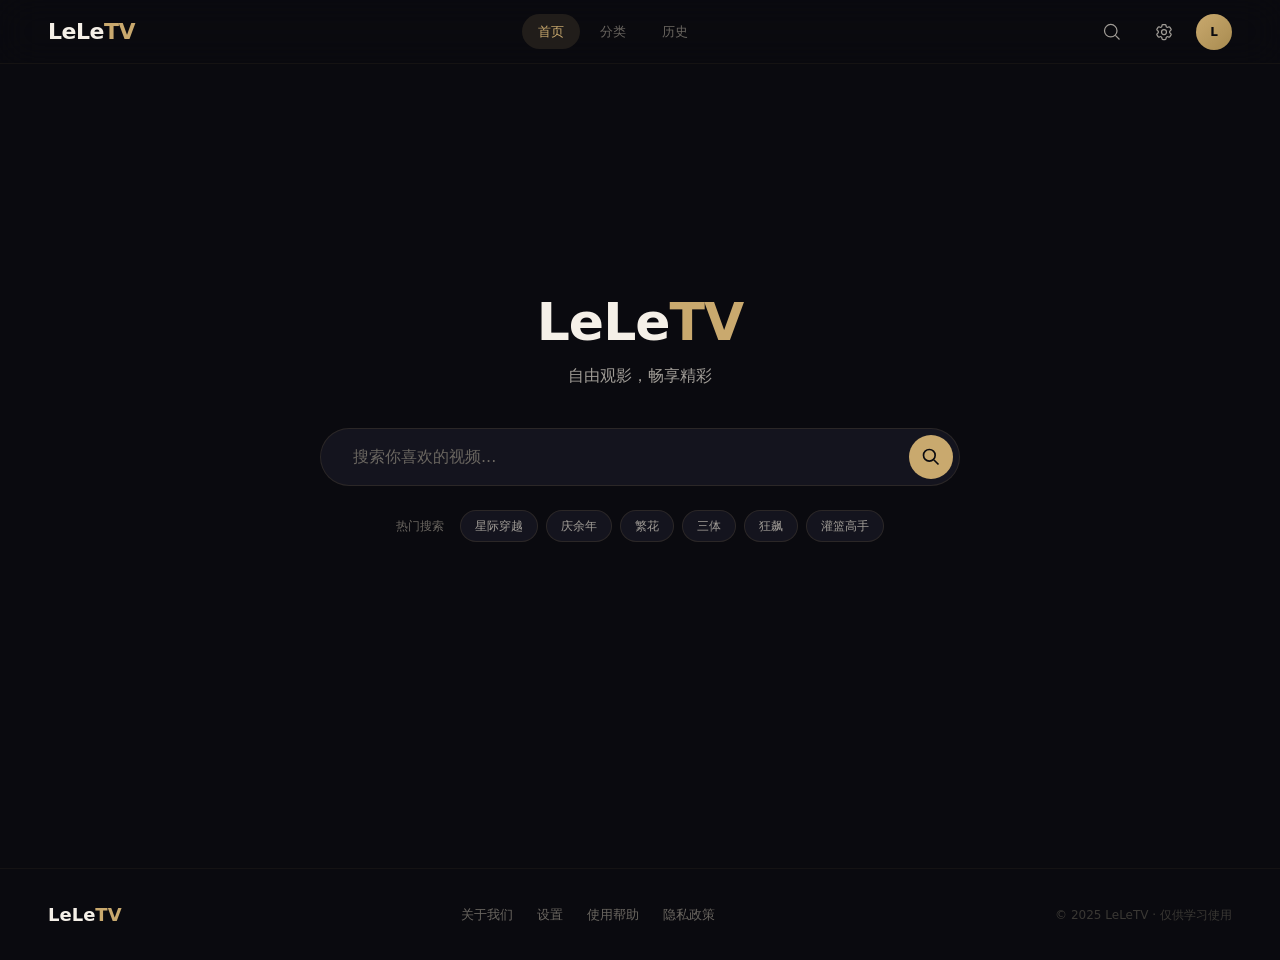
<file: design-preview/cinephile/index.html>
<!DOCTYPE html>
<html lang="zh">
<head>
<meta charset="UTF-8">
<meta name="viewport" content="width=device-width, initial-scale=1.0, viewport-fit=cover">
<title>LeLeTV — 首页</title>
<link rel="stylesheet" href="design-system.css">
</head>
<body>
<div class="page-wrapper">
  <!-- 导航 -->
  <nav class="navbar" id="navbar">
    <a href="index.html" class="nav-logo">LeLe<span>TV</span></a>
    <div class="nav-links">
      <a href="index.html" class="nav-link active">首页</a>
      <a href="category.html" class="nav-link">分类</a>
      <a href="history.html" class="nav-link">历史</a>
    </div>
    <div class="nav-actions">
      <a href="search.html" class="nav-icon-btn" title="搜索">
        <svg fill="none" stroke="currentColor" viewBox="0 0 24 24" stroke-width="1.5"><path d="M21 21l-5.197-5.197m0 0A7.5 7.5 0 105.196 5.196a7.5 7.5 0 0010.607 10.607z"/></svg>
      </a>
      <a href="settings.html" class="nav-icon-btn" title="设置">
        <svg fill="none" stroke="currentColor" viewBox="0 0 24 24" stroke-width="1.5"><path d="M9.594 3.94c.09-.542.56-.94 1.11-.94h2.593c.55 0 1.02.398 1.11.94l.213 1.281c.063.374.313.686.645.87.074.04.147.083.22.127.324.196.72.257 1.075.124l1.217-.456a1.125 1.125 0 011.37.49l1.296 2.247a1.125 1.125 0 01-.26 1.431l-1.003.827c-.293.24-.438.613-.431.992a6.759 6.759 0 010 .255c-.007.378.138.75.43.99l1.005.828c.424.35.534.954.26 1.43l-1.298 2.247a1.125 1.125 0 01-1.369.491l-1.217-.456c-.355-.133-.75-.072-1.076.124a6.57 6.57 0 01-.22.128c-.331.183-.581.495-.644.869l-.213 1.28c-.09.543-.56.941-1.11.941h-2.594c-.55 0-1.02-.398-1.11-.94l-.213-1.281c-.062-.374-.312-.686-.644-.87a6.52 6.52 0 01-.22-.127c-.325-.196-.72-.257-1.076-.124l-1.217.456a1.125 1.125 0 01-1.369-.49l-1.297-2.247a1.125 1.125 0 01.26-1.431l1.004-.827c.292-.24.437-.613.43-.992a6.932 6.932 0 010-.255c.007-.378-.138-.75-.43-.99l-1.004-.828a1.125 1.125 0 01-.26-1.43l1.297-2.247a1.125 1.125 0 011.37-.491l1.216.456c.356.133.751.072 1.076-.124.072-.044.146-.087.22-.128.332-.183.582-.495.644-.869l.214-1.281z"/><path d="M15 12a3 3 0 11-6 0 3 3 0 016 0z"/></svg>
      </a>
      <a href="about.html" class="nav-avatar" title="关于">L</a>
    </div>
    <div class="nav-toggle" id="navToggle" onclick="toggleMenu()">
      <span></span><span></span><span></span>
    </div>
  </nav>
  <div class="mobile-menu" id="mobileMenu">
    <a href="index.html" class="nav-link active">首页</a>
    <a href="category.html" class="nav-link">分类浏览</a>
    <a href="history.html" class="nav-link">观看历史</a>
    <a href="search.html" class="nav-link">搜索</a>
    <a href="settings.html" class="nav-link">设置</a>
    <a href="about.html" class="nav-link">关于</a>
  </div>

  <!-- 搜索中心首页 -->
  <div class="search-home">
    <h1 class="search-home-title">LeLe<span>TV</span></h1>
    <p class="search-home-subtitle">自由观影，畅享精彩</p>

    <div class="home-search-bar">
      <input type="text" placeholder="搜索你喜欢的视频..." onclick="location.href='search.html'">
      <div class="home-search-btn" onclick="location.href='search.html'">
        <svg width="20" height="20" fill="none" stroke="currentColor" viewBox="0 0 24 24" stroke-width="2"><path d="M21 21l-6-6m2-5a7 7 0 11-14 0 7 7 0 0114 0z"/></svg>
      </div>
    </div>

    <div class="home-hot-tags">
      <span class="label">热门搜索</span>
      <span class="tag">星际穿越</span>
      <span class="tag">庆余年</span>
      <span class="tag">繁花</span>
      <span class="tag">三体</span>
      <span class="tag">狂飙</span>
      <span class="tag">灌篮高手</span>
    </div>
  </div>

  <!-- 页脚 -->
  <footer class="footer">
    <div class="footer-inner">
      <div class="footer-logo">LeLe<span>TV</span></div>
      <div class="footer-links">
        <a href="about.html">关于我们</a>
        <a href="settings.html">设置</a>
        <a href="#">使用帮助</a>
        <a href="#">隐私政策</a>
      </div>
      <div class="footer-copy">© 2025 LeLeTV · 仅供学习使用</div>
    </div>
  </footer>
</div>

<script>
window.addEventListener('scroll', () => {
  document.getElementById('navbar').classList.toggle('scrolled', window.scrollY > 20);
});
function toggleMenu() {
  document.getElementById('mobileMenu').classList.toggle('open');
}
</script>
</body>
</html>
</file>
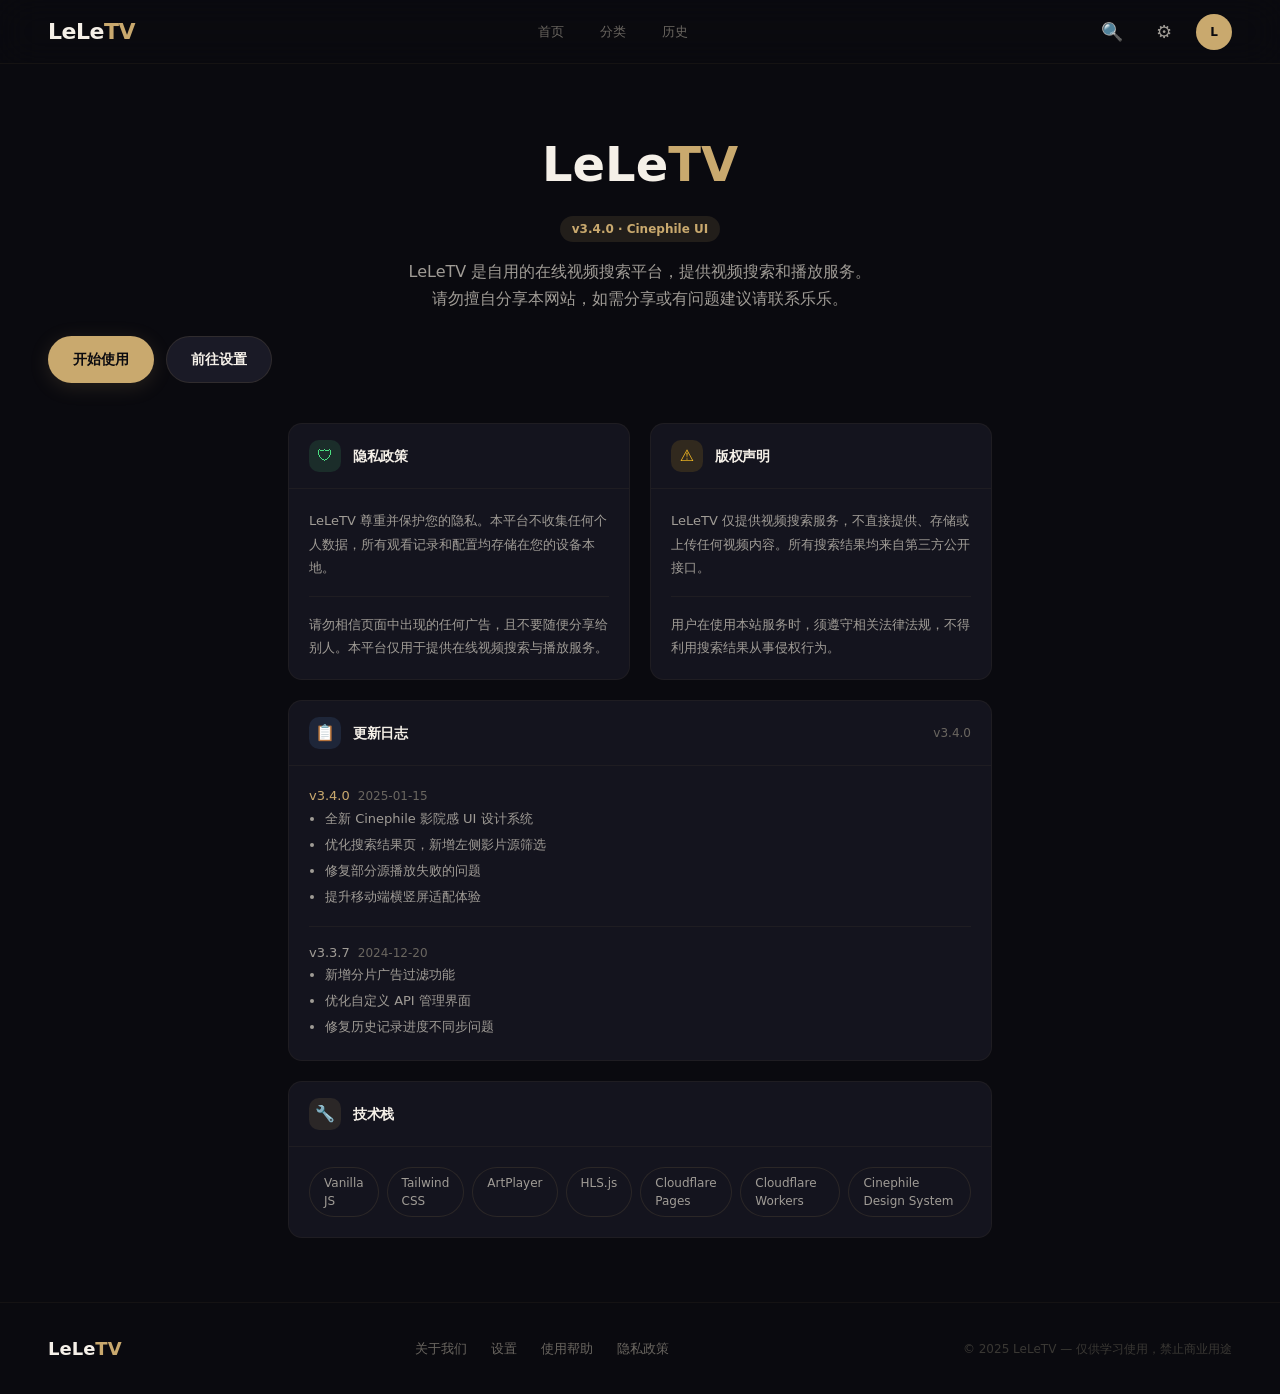
<file: design-preview/cinephile/about.html>
<!DOCTYPE html>
<html lang="zh">
<head>
<meta charset="UTF-8">
<meta name="viewport" content="width=device-width, initial-scale=1.0, viewport-fit=cover">
<title>LeLeTV — 关于</title>
<link rel="stylesheet" href="design-system.css">
</head>
<body>
<div class="page-wrapper">
  <nav class="navbar" id="navbar">
    <a href="index.html" class="nav-logo">LeLe<span>TV</span></a>
    <div class="nav-links">
      <a href="index.html" class="nav-link">首页</a>
      <a href="category.html" class="nav-link">分类</a>
      <a href="history.html" class="nav-link">历史</a>
    </div>
    <div class="nav-actions">
      <a href="search.html" class="nav-icon-btn" title="搜索">🔍</a>
      <a href="settings.html" class="nav-icon-btn" title="设置">⚙</a>
      <a href="about.html" class="nav-avatar" style="background:var(--primary);color:var(--text-inverse)">L</a>
    </div>
    <div class="nav-toggle" onclick="toggleMenu()"><span></span><span></span><span></span></div>
  </nav>
  <div class="mobile-menu" id="mobileMenu">
    <a href="index.html" class="nav-link">首页</a>
    <a href="category.html" class="nav-link">分类浏览</a>
    <a href="history.html" class="nav-link">观看历史</a>
    <a href="search.html" class="nav-link">搜索</a>
    <a href="settings.html" class="nav-link">设置</a>
    <a href="about.html" class="nav-link active">关于</a>
  </div>

  <div class="page-content">
    <div class="about-hero">
      <div class="about-logo">LeLe<span>TV</span></div>
      <div class="about-version">v3.4.0 · Cinephile UI</div>
      <p class="about-desc">
        LeLeTV 是自用的在线视频搜索平台，提供视频搜索和播放服务。<br>
        请勿擅自分享本网站，如需分享或有问题建议请联系乐乐。
      </p>
      <div class="flex gap-3 justify-center mt-6">
        <a href="index.html" class="btn btn-primary">开始使用</a>
        <a href="settings.html" class="btn btn-secondary">前往设置</a>
      </div>
    </div>

    <div class="settings-page" style="padding-top:0">
      <div class="dash-grid">
        <!-- 隐私政策 -->
        <div class="dash-card">
          <div class="dash-card-header">
            <div class="dash-card-icon" style="background:rgba(74,222,128,0.12);color:var(--success)">🛡</div>
            <h3 class="dash-card-title">隐私政策</h3>
          </div>
          <div class="dash-card-body">
            <p class="text-sm text-muted" style="line-height:1.8">
              LeLeTV 尊重并保护您的隐私。本平台不收集任何个人数据，所有观看记录和配置均存储在您的设备本地。
            </p>
            <div style="height:1px;background:var(--border-subtle);margin:16px 0"></div>
            <p class="text-sm text-muted" style="line-height:1.8">
              请勿相信页面中出现的任何广告，且不要随便分享给别人。本平台仅用于提供在线视频搜索与播放服务。
            </p>
          </div>
        </div>

        <!-- 版权声明 -->
        <div class="dash-card">
          <div class="dash-card-header">
            <div class="dash-card-icon" style="background:rgba(251,191,36,0.12);color:var(--warning)">⚠</div>
            <h3 class="dash-card-title">版权声明</h3>
          </div>
          <div class="dash-card-body">
            <p class="text-sm text-muted" style="line-height:1.8">
              LeLeTV 仅提供视频搜索服务，不直接提供、存储或上传任何视频内容。所有搜索结果均来自第三方公开接口。
            </p>
            <div style="height:1px;background:var(--border-subtle);margin:16px 0"></div>
            <p class="text-sm text-muted" style="line-height:1.8">
              用户在使用本站服务时，须遵守相关法律法规，不得利用搜索结果从事侵权行为。
            </p>
          </div>
        </div>

        <!-- 更新日志 -->
        <div class="dash-card dash-card-full">
          <div class="dash-card-header">
            <div class="dash-card-icon" style="background:rgba(96,165,250,0.12);color:var(--info)">📋</div>
            <h3 class="dash-card-title">更新日志</h3>
            <span class="text-xs text-faint">v3.4.0</span>
          </div>
          <div class="dash-card-body">
            <div class="flex flex-col gap-4">
              <div>
                <div class="flex items-center gap-2 mb-2">
                  <span class="text-gold text-sm font-semibold">v3.4.0</span>
                  <span class="text-xs text-faint">2025-01-15</span>
                </div>
                <ul class="text-sm text-muted" style="line-height:2;padding-left:16px;list-style:disc">
                  <li>全新 Cinephile 影院感 UI 设计系统</li>
                  <li>优化搜索结果页，新增左侧影片源筛选</li>
                  <li>修复部分源播放失败的问题</li>
                  <li>提升移动端横竖屏适配体验</li>
                </ul>
              </div>
              <div style="height:1px;background:var(--border-subtle)"></div>
              <div>
                <div class="flex items-center gap-2 mb-2">
                  <span class="text-sm font-semibold text-muted">v3.3.7</span>
                  <span class="text-xs text-faint">2024-12-20</span>
                </div>
                <ul class="text-sm text-muted" style="line-height:2;padding-left:16px;list-style:disc">
                  <li>新增分片广告过滤功能</li>
                  <li>优化自定义 API 管理界面</li>
                  <li>修复历史记录进度不同步问题</li>
                </ul>
              </div>
            </div>
          </div>
        </div>

        <!-- 技术栈 -->
        <div class="dash-card dash-card-full">
          <div class="dash-card-header">
            <div class="dash-card-icon">🔧</div>
            <h3 class="dash-card-title">技术栈</h3>
          </div>
          <div class="dash-card-body">
            <div class="flex flex-wrap gap-2">
              <span class="tag">Vanilla JS</span>
              <span class="tag">Tailwind CSS</span>
              <span class="tag">ArtPlayer</span>
              <span class="tag">HLS.js</span>
              <span class="tag">Cloudflare Pages</span>
              <span class="tag">Cloudflare Workers</span>
              <span class="tag">Cinephile Design System</span>
            </div>
          </div>
        </div>
      </div>
    </div>
  </div>

  <footer class="footer">
    <div class="footer-inner">
      <div class="footer-logo">LeLe<span>TV</span></div>
      <div class="footer-links">
        <a href="about.html">关于我们</a>
        <a href="settings.html">设置</a>
        <a href="#">使用帮助</a>
        <a href="#">隐私政策</a>
      </div>
      <div class="footer-copy">© 2025 LeLeTV — 仅供学习使用，禁止商业用途</div>
    </div>
  </footer>
</div>

<script>
window.addEventListener('scroll', () => {
  document.getElementById('navbar').classList.toggle('scrolled', window.scrollY > 20);
});
function toggleMenu() {
  document.getElementById('mobileMenu').classList.toggle('open');
}
</script>
</body>
</html>
</file>
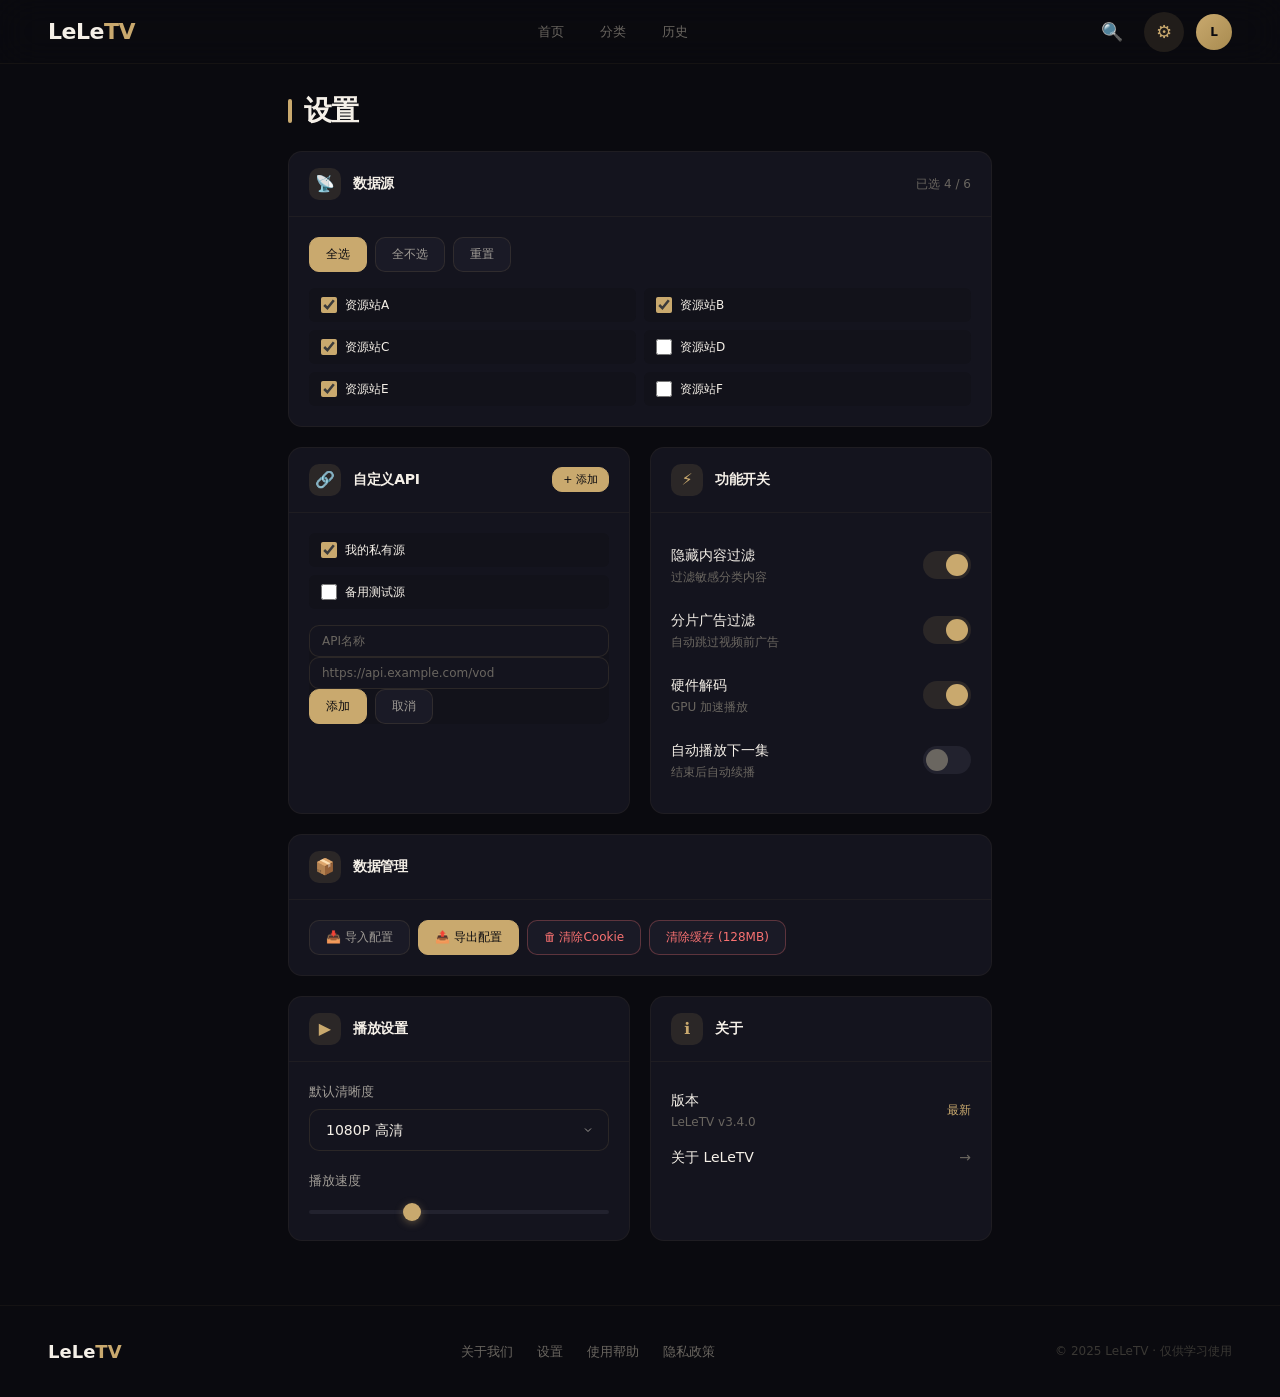
<file: design-preview/cinephile/settings.html>
<!DOCTYPE html>
<html lang="zh">
<head>
<meta charset="UTF-8">
<meta name="viewport" content="width=device-width, initial-scale=1.0, viewport-fit=cover">
<title>LeLeTV — 设置</title>
<link rel="stylesheet" href="design-system.css">
</head>
<body>
<div class="page-wrapper">
  <nav class="navbar" id="navbar">
    <a href="index.html" class="nav-logo">LeLe<span>TV</span></a>
    <div class="nav-links">
      <a href="index.html" class="nav-link">首页</a>
      <a href="category.html" class="nav-link">分类</a>
      <a href="history.html" class="nav-link">历史</a>
    </div>
    <div class="nav-actions">
      <a href="search.html" class="nav-icon-btn" title="搜索">🔍</a>
      <a href="settings.html" class="nav-icon-btn active" title="设置">⚙</a>
      <a href="about.html" class="nav-avatar">L</a>
    </div>
    <div class="nav-toggle" onclick="toggleMenu()"><span></span><span></span><span></span></div>
  </nav>
  <div class="mobile-menu" id="mobileMenu">
    <a href="index.html" class="nav-link">首页</a>
    <a href="category.html" class="nav-link">分类浏览</a>
    <a href="history.html" class="nav-link">观看历史</a>
    <a href="search.html" class="nav-link">搜索</a>
    <a href="settings.html" class="nav-link active">设置</a>
    <a href="about.html" class="nav-link">关于</a>
  </div>

  <div class="page-content">
    <div class="settings-page">
      <h1 class="text-h1 mb-6" style="display:flex;align-items:center;gap:12px">
        <span style="width:4px;height:24px;background:var(--primary);border-radius:2px"></span>
        设置
      </h1>

      <div class="dash-grid">
        <!-- 数据源 -->
        <div class="dash-card dash-card-full">
          <div class="dash-card-header">
            <div class="dash-card-icon">📡</div>
            <h3 class="dash-card-title">数据源</h3>
            <span class="text-xs text-faint">已选 4 / 6</span>
          </div>
          <div class="dash-card-body">
            <div class="dash-actions mb-4">
              <button class="dash-action-btn primary">全选</button>
              <button class="dash-action-btn">全不选</button>
              <button class="dash-action-btn">重置</button>
            </div>
            <div class="api-grid" id="apiGrid"></div>
          </div>
        </div>

        <!-- 自定义API -->
        <div class="dash-card">
          <div class="dash-card-header">
            <div class="dash-card-icon">🔗</div>
            <h3 class="dash-card-title">自定义API</h3>
            <button class="dash-action-btn primary" style="padding:4px 10px;font-size:11px">+ 添加</button>
          </div>
          <div class="dash-card-body">
            <div class="flex flex-col gap-2">
              <div class="api-item">
                <input type="checkbox" checked>
                <span class="api-item-name">我的私有源</span>
              </div>
              <div class="api-item">
                <input type="checkbox">
                <span class="api-item-name">备用测试源</span>
              </div>
            </div>
            <div class="mt-4 p-3" style="background:var(--bg-secondary);border-radius:var(--radius-md)">
              <input class="form-input mb-2" placeholder="API名称" style="font-size:12px;padding:8px 12px">
              <input class="form-input mb-2" placeholder="https://api.example.com/vod" style="font-size:12px;padding:8px 12px">
              <div class="flex gap-2">
                <button class="dash-action-btn primary flex-1">添加</button>
                <button class="dash-action-btn flex-1">取消</button>
              </div>
            </div>
          </div>
        </div>

        <!-- 功能开关 -->
        <div class="dash-card">
          <div class="dash-card-header">
            <div class="dash-card-icon">⚡</div>
            <h3 class="dash-card-title">功能开关</h3>
          </div>
          <div class="dash-card-body">
            <div class="settings-item" style="padding:12px 0;border:none">
              <div class="settings-item-info">
                <div class="settings-item-title">隐藏内容过滤</div>
                <div class="settings-item-desc">过滤敏感分类内容</div>
              </div>
              <div class="settings-item-control">
                <label class="switch"><input type="checkbox" checked><span class="switch-slider"></span></label>
              </div>
            </div>
            <div class="settings-item" style="padding:12px 0;border:none">
              <div class="settings-item-info">
                <div class="settings-item-title">分片广告过滤</div>
                <div class="settings-item-desc">自动跳过视频前广告</div>
              </div>
              <div class="settings-item-control">
                <label class="switch"><input type="checkbox" checked><span class="switch-slider"></span></label>
              </div>
            </div>
            <div class="settings-item" style="padding:12px 0;border:none">
              <div class="settings-item-info">
                <div class="settings-item-title">硬件解码</div>
                <div class="settings-item-desc">GPU 加速播放</div>
              </div>
              <div class="settings-item-control">
                <label class="switch"><input type="checkbox" checked><span class="switch-slider"></span></label>
              </div>
            </div>
            <div class="settings-item" style="padding:12px 0;border:none">
              <div class="settings-item-info">
                <div class="settings-item-title">自动播放下一集</div>
                <div class="settings-item-desc">结束后自动续播</div>
              </div>
              <div class="settings-item-control">
                <label class="switch"><input type="checkbox"><span class="switch-slider"></span></label>
              </div>
            </div>
          </div>
        </div>

        <!-- 一般功能 -->
        <div class="dash-card dash-card-full">
          <div class="dash-card-header">
            <div class="dash-card-icon">📦</div>
            <h3 class="dash-card-title">数据管理</h3>
          </div>
          <div class="dash-card-body">
            <div class="dash-actions">
              <button class="dash-action-btn">📥 导入配置</button>
              <button class="dash-action-btn primary">📤 导出配置</button>
              <button class="dash-action-btn danger">🗑 清除Cookie</button>
              <button class="dash-action-btn danger">清除缓存 (128MB)</button>
            </div>
          </div>
        </div>

        <!-- 播放设置 -->
        <div class="dash-card">
          <div class="dash-card-header">
            <div class="dash-card-icon">▶</div>
            <h3 class="dash-card-title">播放设置</h3>
          </div>
          <div class="dash-card-body">
            <div class="form-group">
              <label class="form-label">默认清晰度</label>
              <select class="form-select">
                <option>1080P 高清</option>
                <option>720P 标清</option>
                <option>480P 流畅</option>
                <option>自动匹配</option>
              </select>
            </div>
            <div class="form-group" style="margin-bottom:0">
              <label class="form-label">播放速度</label>
              <input type="range" class="range-slider" min="0.5" max="2" step="0.25" value="1">
            </div>
          </div>
        </div>

        <!-- 关于 -->
        <div class="dash-card">
          <div class="dash-card-header">
            <div class="dash-card-icon">ℹ️</div>
            <h3 class="dash-card-title">关于</h3>
          </div>
          <div class="dash-card-body">
            <div class="settings-item" style="padding:8px 0;border:none">
              <div class="settings-item-info">
                <div class="settings-item-title">版本</div>
                <div class="settings-item-desc">LeLeTV v3.4.0</div>
              </div>
              <span class="text-gold text-xs">最新</span>
            </div>
            <div class="settings-item" onclick="location.href='about.html'" style="padding:8px 0;border:none;cursor:pointer">
              <div class="settings-item-info">
                <div class="settings-item-title">关于 LeLeTV</div>
              </div>
              <span class="text-faint">→</span>
            </div>
          </div>
        </div>
      </div>
    </div>
  </div>

  <footer class="footer">
    <div class="footer-inner">
      <div class="footer-logo">LeLe<span>TV</span></div>
      <div class="footer-links">
        <a href="about.html">关于我们</a>
        <a href="settings.html">设置</a>
        <a href="#">使用帮助</a>
        <a href="#">隐私政策</a>
      </div>
      <div class="footer-copy">© 2025 LeLeTV · 仅供学习使用</div>
    </div>
  </footer>
</div>

<script>
window.addEventListener('scroll', () => {
  document.getElementById('navbar').classList.toggle('scrolled', window.scrollY > 20);
});
function toggleMenu() {
  document.getElementById('mobileMenu').classList.toggle('open');
}
const apis = [
  {name:'资源站A', checked:true},
  {name:'资源站B', checked:true},
  {name:'资源站C', checked:true},
  {name:'资源站D', checked:false},
  {name:'资源站E', checked:true},
  {name:'资源站F', checked:false},
];
document.getElementById('apiGrid').innerHTML = apis.map(a=>`
  <div class="api-item">
    <input type="checkbox" ${a.checked?'checked':''}>
    <span class="api-item-name">${a.name}</span>
  </div>`).join('');
</script>
</body>
</html>
</file>
<file: design-preview/cinephile/design-system.css>
/* ============================================================
   LeLeTV Cinephile Design System v1.0
   高端影院感设计系统 — 设计令牌 + 组件库
   ============================================================ */

/* ========== 1. 设计令牌 (Design Tokens) ========== */
:root {
  /* ---- 色彩体系 ---- */
  /* 背景层 */
  --bg-base:        #0a0a0f;
  --bg-secondary:   #12121a;
  --bg-tertiary:    #16161f;
  --bg-elevated:    #1c1c28;
  --bg-overlay:     rgba(10,10,15,0.85);

  /* 表面层 */
  --surface-base:   #14141e;
  --surface-raised: #1a1a26;
  --surface-hover:  #22222e;
  --surface-active: #2a2a38;

  /* 主色 — 暗金 */
  --primary:        #c9a96e;
  --primary-light:  #d4b87a;
  --primary-dark:   #a88b50;
  --primary-dim:    rgba(201,169,110,0.12);
  --primary-glow:   0 0 24px rgba(201,169,110,0.25);

  /* 辅助色 — 暖白 */
  --accent:         #f5f0e8;
  --accent-dim:     rgba(245,240,232,0.08);

  /* 文字 */
  --text-primary:   #f5f0e8;
  --text-secondary: #a09c96;
  --text-tertiary:  #6a6660;
  --text-disabled:  #3a3834;
  --text-inverse:   #0a0a0f;

  /* 边框 */
  --border-subtle:  rgba(201,169,110,0.06);
  --border-default: rgba(201,169,110,0.12);
  --border-hover:   rgba(201,169,110,0.25);
  --border-active:  #c9a96e;

  /* 状态色 */
  --success:        #4ade80;
  --warning:        #fbbf24;
  --error:          #f87171;
  --info:           #60a5fa;

  /* ---- 字体体系 ---- */
  --font-sans: 'Inter', 'Geist', system-ui, -apple-system, 'PingFang SC', 'Microsoft YaHei', sans-serif;
  --font-mono: 'JetBrains Mono', 'SF Mono', monospace;

  --fs-hero:       clamp(36px, 5vw, 56px);
  --fs-display:    clamp(28px, 3.5vw, 42px);
  --fs-h1:         28px;
  --fs-h2:         22px;
  --fs-h3:         18px;
  --fs-lg:         16px;
  --fs-base:       14px;
  --fs-sm:         13px;
  --fs-xs:         12px;
  --fs-xxs:        11px;

  --fw-light:      300;
  --fw-regular:    400;
  --fw-medium:     500;
  --fw-semibold:   600;
  --fw-bold:       700;
  --fw-extrabold:  800;

  --lh-tight:      1.1;
  --lh-normal:     1.5;
  --lh-relaxed:    1.7;

  /* ---- 间距体系 (4px基准) ---- */
  --space-0:  0;
  --space-1:  4px;
  --space-2:  8px;
  --space-3:  12px;
  --space-4:  16px;
  --space-5:  20px;
  --space-6:  24px;
  --space-8:  32px;
  --space-10: 40px;
  --space-12: 48px;
  --space-16: 64px;
  --space-20: 80px;

  /* ---- 圆角 ---- */
  --radius-xs:   4px;
  --radius-sm:   6px;
  --radius-md:   10px;
  --radius-lg:   14px;
  --radius-xl:   20px;
  --radius-2xl:  28px;
  --radius-full: 9999px;

  /* ---- 阴影 ---- */
  --shadow-sm:    0 1px 3px rgba(0,0,0,0.3);
  --shadow-md:    0 4px 12px rgba(0,0,0,0.4);
  --shadow-lg:    0 8px 30px rgba(0,0,0,0.5);
  --shadow-xl:    0 16px 50px rgba(0,0,0,0.6);
  --shadow-gold:  0 4px 20px rgba(201,169,110,0.15);

  /* ---- 动效 ---- */
  --ease-out:     cubic-bezier(0.16, 1, 0.3, 1);
  --ease-in-out:  cubic-bezier(0.4, 0, 0.2, 1);
  --ease-spring:  cubic-bezier(0.34, 1.56, 0.64, 1);
  --dur-fast:     0.15s;
  --dur-normal:   0.3s;
  --dur-slow:     0.5s;

  /* ---- 布局 ---- */
  --nav-height:       64px;
  --nav-height-mobile:56px;
  --content-max:      1400px;
  --content-padding:  48px;

  /* ---- 断点 ---- */
  --bp-desktop: 1280px;
  --bp-tablet:  1024px;
  --bp-mobile:  768px;
  --bp-small:   480px;
}

/* ========== 2. 基础重置 ========== */
*, *::before, *::after { box-sizing: border-box; margin: 0; padding: 0; }
html { -webkit-text-size-adjust: 100%; scroll-behavior: smooth; }
body {
  font-family: var(--font-sans);
  font-size: var(--fs-base);
  line-height: var(--lh-normal);
  color: var(--text-primary);
  background: var(--bg-base);
  -webkit-font-smoothing: antialiased;
  -moz-osx-font-smoothing: grayscale;
  min-height: 100dvh;
  overflow-x: hidden;
}
img { max-width: 100%; display: block; }
a { color: inherit; text-decoration: none; }
button { font-family: inherit; cursor: pointer; border: none; background: none; color: inherit; }
input, select, textarea { font-family: inherit; font-size: inherit; color: inherit; }
ul, ol { list-style: none; }

/* 滚动条 */
::-webkit-scrollbar { width: 8px; height: 8px; }
::-webkit-scrollbar-track { background: transparent; }
::-webkit-scrollbar-thumb { background: var(--surface-hover); border-radius: var(--radius-full); }
::-webkit-scrollbar-thumb:hover { background: var(--border-hover); }

/* 选中色 */
::selection { background: var(--primary); color: var(--text-inverse); }

/* ========== 3. 排版 ========== */
h1, h2, h3, h4, h5, h6 { font-weight: var(--fw-bold); line-height: var(--lh-tight); letter-spacing: -0.02em; }
.text-hero     { font-size: var(--fs-hero); font-weight: var(--fw-extrabold); line-height: var(--lh-tight); letter-spacing: -0.03em; }
.text-display  { font-size: var(--fs-display); font-weight: var(--fw-bold); line-height: var(--lh-tight); }
.text-h1       { font-size: var(--fs-h1); font-weight: var(--fw-bold); }
.text-h2       { font-size: var(--fs-h2); font-weight: var(--fw-bold); }
.text-h3       { font-size: var(--fs-h3); font-weight: var(--fw-semibold); }
.text-lg       { font-size: var(--fs-lg); }
.text-sm       { font-size: var(--fs-sm); }
.text-xs       { font-size: var(--fs-xs); }
.text-muted    { color: var(--text-secondary); }
.text-faint    { color: var(--text-tertiary); }
.text-gold     { color: var(--primary); }
.text-center   { text-align: center; }

/* ========== 4. 布局容器 ========== */
.container {
  max-width: var(--content-max);
  margin: 0 auto;
  padding: 0 var(--content-padding);
}
.page-wrapper { min-height: 100dvh; display: flex; flex-direction: column; }
.page-content { flex: 1; padding-top: var(--nav-height); }

/* ========== 5. 导航栏 ========== */
.navbar {
  position: fixed; top: 0; left: 0; right: 0; z-index: 100;
  height: var(--nav-height);
  display: flex; align-items: center;
  padding: 0 var(--content-padding);
  background: rgba(10,10,15,0.8);
  backdrop-filter: blur(20px); -webkit-backdrop-filter: blur(20px);
  border-bottom: 1px solid var(--border-subtle);
  transition: background var(--dur-normal);
}
.navbar.scrolled { background: rgba(10,10,15,0.95); }
.nav-logo {
  font-size: 22px; font-weight: var(--fw-extrabold);
  letter-spacing: -0.5px; color: var(--text-primary);
  flex-shrink: 0;
}
.nav-logo span { color: var(--primary); }
.nav-links {
  display: flex; align-items: center; gap: var(--space-1);
  margin: 0 auto;
}
.nav-link {
  padding: var(--space-2) var(--space-4);
  font-size: var(--fs-sm); font-weight: var(--fw-medium);
  color: var(--text-tertiary);
  border-radius: var(--radius-full);
  transition: all var(--dur-normal);
  white-space: nowrap;
}
.nav-link:hover { color: var(--text-primary); background: var(--accent-dim); }
.nav-link.active { color: var(--primary); background: var(--primary-dim); }
.nav-actions { display: flex; align-items: center; gap: var(--space-3); flex-shrink: 0; }
.nav-search {
  background: var(--surface-base);
  border: 1px solid var(--border-default);
  border-radius: var(--radius-full);
  padding: 9px 18px;
  width: 240px; font-size: var(--fs-sm);
  color: var(--text-primary); outline: none;
  transition: all var(--dur-normal);
}
.nav-search:focus { border-color: var(--primary); background: var(--surface-raised); box-shadow: var(--primary-glow); }
.nav-search::placeholder { color: var(--text-tertiary); }
.nav-avatar {
  width: 36px; height: 36px; border-radius: var(--radius-full);
  background: linear-gradient(135deg, var(--primary), var(--primary-dark));
  display: flex; align-items: center; justify-content: center;
  font-size: var(--fs-xs); font-weight: var(--fw-bold); color: var(--text-inverse);
  cursor: pointer; transition: transform var(--dur-normal);
  flex-shrink: 0;
}
.nav-avatar:hover { transform: scale(1.08); }
.nav-icon-btn {
  width: 40px; height: 40px; border-radius: var(--radius-full);
  display: flex; align-items: center; justify-content: center;
  color: var(--text-secondary); cursor: pointer;
  transition: all var(--dur-normal); flex-shrink: 0;
  font-size: 18px;
}
.nav-icon-btn:hover { color: var(--primary); background: var(--primary-dim); }
.nav-icon-btn.active { color: var(--primary); background: var(--primary-dim); }
.nav-icon-btn svg { width: 20px; height: 20px; }

/* 移动端汉堡菜单 */
.nav-toggle { display: none; flex-direction: column; gap: 5px; padding: 8px; cursor: pointer; }
.nav-toggle span {
  width: 22px; height: 2px; background: var(--text-primary);
  border-radius: 2px; transition: all var(--dur-normal);
}
.mobile-menu {
  display: none; position: fixed; top: var(--nav-height); left: 0; right: 0;
  background: var(--bg-overlay); backdrop-filter: blur(20px);
  border-bottom: 1px solid var(--border-default);
  padding: var(--space-4); z-index: 99;
  flex-direction: column; gap: var(--space-1);
}
.mobile-menu.open { display: flex; }
.mobile-menu .nav-link { padding: var(--space-3) var(--space-4); font-size: var(--fs-lg); border-radius: var(--radius-md); }

/* ========== 6. 按钮 ========== */
.btn {
  display: inline-flex; align-items: center; justify-content: center; gap: var(--space-2);
  padding: 12px 24px;
  font-size: var(--fs-base); font-weight: var(--fw-semibold);
  border-radius: var(--radius-full);
  transition: all var(--dur-normal) var(--ease-out);
  white-space: nowrap; cursor: pointer;
  border: 1px solid transparent;
}
.btn:active { transform: scale(0.97); }
.btn-primary {
  background: var(--primary); color: var(--text-inverse);
  box-shadow: var(--shadow-gold);
}
.btn-primary:hover { background: var(--primary-light); transform: translateY(-2px); box-shadow: 0 8px 30px rgba(201,169,110,0.3); }
.btn-secondary {
  background: var(--surface-raised); color: var(--text-primary);
  border-color: var(--border-default);
}
.btn-secondary:hover { background: var(--surface-hover); border-color: var(--border-hover); }
.btn-ghost {
  background: transparent; color: var(--text-secondary);
}
.btn-ghost:hover { color: var(--text-primary); background: var(--accent-dim); }
.btn-outline {
  background: transparent; color: var(--primary);
  border-color: var(--primary);
}
.btn-outline:hover { background: var(--primary-dim); }
.btn-sm { padding: 8px 16px; font-size: var(--fs-sm); }
.btn-lg { padding: 16px 36px; font-size: var(--fs-lg); }
.btn-block { width: 100%; }
.btn-icon {
  width: 40px; height: 40px; padding: 0; border-radius: var(--radius-full);
}

/* ========== 7. Hero 横幅 ========== */
.hero {
  position: relative;
  margin: var(--space-6) var(--content-padding);
  border-radius: var(--radius-xl);
  overflow: hidden;
  min-height: 380px;
  background: var(--bg-secondary);
}
.hero-bg {
  position: absolute; inset: 0;
  background-size: cover; background-position: center;
  opacity: 0.4;
}
.hero-overlay {
  position: absolute; inset: 0;
  background: linear-gradient(90deg, rgba(10,10,15,0.95) 0%, rgba(10,10,15,0.6) 45%, transparent 100%);
}
.hero-content {
  position: relative; z-index: 2;
  padding: var(--space-12) var(--space-10);
  max-width: 600px; min-height: 380px;
  display: flex; flex-direction: column; justify-content: flex-end;
}
.hero-tag {
  display: inline-flex; align-items: center; gap: var(--space-2);
  color: var(--primary); font-size: var(--fs-xs); font-weight: var(--fw-semibold);
  letter-spacing: 2px; text-transform: uppercase;
  margin-bottom: var(--space-4);
}
.hero-tag::before { content: ''; width: 24px; height: 2px; background: var(--primary); }
.hero-title { margin-bottom: var(--space-4); }
.hero-desc {
  font-size: var(--fs-base); color: var(--text-secondary);
  line-height: var(--lh-relaxed); margin-bottom: var(--space-6);
  max-width: 480px;
}
.hero-meta {
  display: flex; align-items: center; gap: var(--space-4);
  margin-bottom: var(--space-6); font-size: var(--fs-sm); color: var(--text-tertiary);
}
.hero-meta .rating { color: var(--primary); font-weight: var(--fw-bold); }
.hero-btns { display: flex; gap: var(--space-3); flex-wrap: wrap; }

/* ========== 8. 区块标题 ========== */
.section { padding: var(--space-8) var(--content-padding); }
.section-header {
  display: flex; align-items: center; justify-content: space-between;
  margin-bottom: var(--space-6);
}
.section-title {
  font-size: var(--fs-h2); font-weight: var(--fw-bold);
  display: flex; align-items: center; gap: var(--space-3);
}
.section-title::before {
  content: ''; width: 3px; height: 20px;
  background: var(--primary); border-radius: 2px;
}
.section-more {
  font-size: var(--fs-sm); color: var(--text-tertiary);
  cursor: pointer; transition: color var(--dur-normal);
  display: flex; align-items: center; gap: var(--space-1);
}
.section-more:hover { color: var(--primary); }

/* ========== 9. 视频卡片 ========== */
.card-grid {
  display: grid;
  grid-template-columns: repeat(6, 1fr);
  gap: var(--space-5);
}
.card { cursor: pointer; transition: transform var(--dur-slow) var(--ease-out); }
.card:hover { transform: translateY(-6px); }
.card-poster {
  position: relative; aspect-ratio: 2/3;
  border-radius: var(--radius-lg); overflow: hidden;
  background: var(--surface-base);
  box-shadow: var(--shadow-md);
  transition: box-shadow var(--dur-slow);
}
.card:hover .card-poster {
  box-shadow: var(--shadow-xl), 0 0 0 1px var(--border-hover);
}
.card-poster img {
  width: 100%; height: 100%; object-fit: cover;
  transition: transform var(--dur-slow) var(--ease-out);
}
.card:hover .card-poster img { transform: scale(1.06); }
.card-poster::after {
  content: ''; position: absolute; inset: 0;
  background: linear-gradient(180deg, transparent 40%, rgba(0,0,0,0.8) 100%);
  opacity: 0; transition: opacity var(--dur-slow);
}
.card:hover .card-poster::after { opacity: 1; }
.card-badge {
  position: absolute; top: 10px; right: 10px; z-index: 2;
  background: var(--primary); color: var(--text-inverse);
  font-size: var(--fs-xxs); font-weight: var(--fw-bold);
  padding: 3px 8px; border-radius: var(--radius-sm);
}
.card-badge.ep { background: var(--bg-overlay); color: var(--primary); border: 1px solid var(--border-active); }
.card-play {
  position: absolute; bottom: 14px; left: 50%; z-index: 2;
  transform: translateX(-50%) scale(0.7);
  width: 46px; height: 46px; border-radius: var(--radius-full);
  background: var(--primary);
  display: flex; align-items: center; justify-content: center;
  opacity: 0; transition: all var(--dur-slow) var(--ease-out);
  box-shadow: 0 4px 20px rgba(201,169,110,0.4);
}
.card:hover .card-play { opacity: 1; transform: translateX(-50%) scale(1); }
.card-play::before { content: '▶'; color: var(--text-inverse); font-size: 14px; margin-left: 2px; }
.card-info { padding: var(--space-3) var(--space-1) 0; }
.card-title {
  font-size: var(--fs-sm); font-weight: var(--fw-semibold);
  color: var(--text-primary);
  white-space: nowrap; overflow: hidden; text-overflow: ellipsis;
  transition: color var(--dur-normal);
}
.card:hover .card-title { color: var(--primary); }
.card-meta {
  font-size: var(--fs-xs); color: var(--text-tertiary);
  margin-top: var(--space-1);
  display: flex; align-items: center; gap: var(--space-2);
}
.card-meta .dot { width: 3px; height: 3px; border-radius: 50%; background: var(--text-tertiary); }

/* 横版卡片（16:9） */
.card-horizontal .card-poster { aspect-ratio: 16/9; }

/* ========== 10. 标签 / 筛选 ========== */
.tags { display: flex; flex-wrap: wrap; gap: var(--space-2); }
.tag {
  padding: 6px 14px;
  font-size: var(--fs-xs); font-weight: var(--fw-medium);
  color: var(--text-secondary);
  background: var(--surface-base);
  border: 1px solid var(--border-default);
  border-radius: var(--radius-full);
  cursor: pointer; transition: all var(--dur-normal);
}
.tag:hover { color: var(--text-primary); border-color: var(--border-hover); }
.tag.active {
  color: var(--primary); background: var(--primary-dim);
  border-color: var(--primary);
}

/* ========== 11. 表单控件 ========== */
.form-group { margin-bottom: var(--space-5); }
.form-label {
  display: block; font-size: var(--fs-sm); font-weight: var(--fw-medium);
  color: var(--text-secondary); margin-bottom: var(--space-2);
}
.form-input {
  width: 100%; padding: 12px 16px;
  background: var(--surface-base);
  border: 1px solid var(--border-default);
  border-radius: var(--radius-md);
  color: var(--text-primary); font-size: var(--fs-base);
  outline: none; transition: all var(--dur-normal);
}
.form-input:focus { border-color: var(--primary); box-shadow: 0 0 0 3px var(--primary-dim); }
.form-input::placeholder { color: var(--text-tertiary); }
.form-select {
  width: 100%; padding: 12px 16px;
  background: var(--surface-base);
  border: 1px solid var(--border-default);
  border-radius: var(--radius-md);
  color: var(--text-primary); font-size: var(--fs-base);
  outline: none; cursor: pointer;
  appearance: none;
  background-image: url("data:image/svg+xml,%3Csvg xmlns='http://www.w3.org/2000/svg' width='12' height='12' viewBox='0 0 24 24' fill='none' stroke='%23a09c96' stroke-width='2'%3E%3Cpath d='M6 9l6 6 6-6'/%3E%3C/svg%3E");
  background-repeat: no-repeat; background-position: right 14px center;
}
.form-textarea {
  width: 100%; padding: 12px 16px; min-height: 100px;
  background: var(--surface-base);
  border: 1px solid var(--border-default);
  border-radius: var(--radius-md);
  color: var(--text-primary); font-size: var(--fs-base);
  outline: none; resize: vertical; line-height: var(--lh-normal);
}

/* 开关 */
.switch {
  position: relative; display: inline-block;
  width: 48px; height: 28px; cursor: pointer;
}
.switch input { opacity: 0; width: 0; height: 0; }
.switch-slider {
  position: absolute; inset: 0;
  background: var(--surface-hover);
  border-radius: var(--radius-full);
  transition: all var(--dur-normal);
}
.switch-slider::before {
  content: ''; position: absolute;
  width: 22px; height: 22px; left: 3px; top: 3px;
  background: var(--text-tertiary);
  border-radius: 50%; transition: all var(--dur-normal) var(--ease-out);
}
.switch input:checked + .switch-slider { background: var(--primary-dim); }
.switch input:checked + .switch-slider::before {
  transform: translateX(20px); background: var(--primary);
}

/* 滑块 */
.range-slider {
  -webkit-appearance: none; appearance: none;
  width: 100%; height: 4px;
  background: var(--surface-hover);
  border-radius: var(--radius-full); outline: none;
}
.range-slider::-webkit-slider-thumb {
  -webkit-appearance: none; appearance: none;
  width: 18px; height: 18px; border-radius: 50%;
  background: var(--primary); cursor: pointer;
  box-shadow: 0 2px 8px rgba(201,169,110,0.4);
  transition: transform var(--dur-fast);
}
.range-slider::-webkit-slider-thumb:hover { transform: scale(1.2); }

/* ========== 12. 设置页组件 ========== */
.settings-page { max-width: 800px; margin: 0 auto; padding: var(--space-8) var(--content-padding); }
.settings-group {
  background: var(--surface-base);
  border: 1px solid var(--border-subtle);
  border-radius: var(--radius-lg);
  margin-bottom: var(--space-5);
  overflow: hidden;
}
.settings-group-title {
  padding: var(--space-4) var(--space-5);
  font-size: var(--fs-xs); font-weight: var(--fw-semibold);
  color: var(--primary); text-transform: uppercase; letter-spacing: 1.5px;
  border-bottom: 1px solid var(--border-subtle);
}
.settings-item {
  display: flex; align-items: center; justify-content: space-between;
  padding: var(--space-4) var(--space-5);
  border-bottom: 1px solid var(--border-subtle);
  transition: background var(--dur-fast);
}
.settings-item:last-child { border-bottom: none; }
.settings-item:hover { background: var(--accent-dim); }
.settings-item-info { flex: 1; }
.settings-item-title { font-size: var(--fs-base); font-weight: var(--fw-medium); color: var(--text-primary); }
.settings-item-desc { font-size: var(--fs-xs); color: var(--text-tertiary); margin-top: 2px; }
.settings-item-control { flex-shrink: 0; margin-left: var(--space-4); }

/* ========== 13. 关于页 ========== */
.about-hero {
  text-align: center; padding: var(--space-16) var(--content-padding) var(--space-10);
}
.about-logo {
  font-size: 48px; font-weight: var(--fw-extrabold);
  margin-bottom: var(--space-4);
}
.about-logo span { color: var(--primary); }
.about-version {
  display: inline-block; padding: 4px 12px;
  background: var(--primary-dim); color: var(--primary);
  font-size: var(--fs-xs); font-weight: var(--fw-semibold);
  border-radius: var(--radius-full); margin-bottom: var(--space-4);
}
.about-desc {
  max-width: 560px; margin: 0 auto;
  font-size: var(--fs-lg); color: var(--text-secondary);
  line-height: var(--lh-relaxed);
}
.feature-grid {
  display: grid; grid-template-columns: repeat(3, 1fr);
  gap: var(--space-5); padding: 0 var(--content-padding) var(--space-10);
  max-width: var(--content-max); margin: 0 auto;
}
.feature-card {
  background: var(--surface-base);
  border: 1px solid var(--border-subtle);
  border-radius: var(--radius-lg);
  padding: var(--space-6);
  transition: all var(--dur-normal);
}
.feature-card:hover { border-color: var(--border-hover); transform: translateY(-4px); }
.feature-icon {
  width: 48px; height: 48px; border-radius: var(--radius-md);
  background: var(--primary-dim);
  display: flex; align-items: center; justify-content: center;
  font-size: 22px; margin-bottom: var(--space-4);
}
.feature-title { font-size: var(--fs-h3); font-weight: var(--fw-semibold); margin-bottom: var(--space-2); }
.feature-desc { font-size: var(--fs-sm); color: var(--text-secondary); line-height: var(--lh-relaxed); }

/* ========== 14. 播放页 ========== */
.player-page { padding-top: var(--nav-height); }
.player-container {
  position: relative; width: 100%;
  background: #000; aspect-ratio: 16/9;
  max-height: calc(100dvh - var(--nav-height));
}
.player-placeholder {
  position: absolute; inset: 0;
  display: flex; flex-direction: column;
  align-items: center; justify-content: center;
  background: linear-gradient(135deg, #0d0d14, #1a1520);
  gap: var(--space-4);
}
.player-play-btn {
  width: 72px; height: 72px; border-radius: 50%;
  background: var(--primary);
  display: flex; align-items: center; justify-content: center;
  cursor: pointer; transition: all var(--dur-normal);
  box-shadow: 0 0 40px rgba(201,169,110,0.3);
}
.player-play-btn:hover { transform: scale(1.1); box-shadow: 0 0 60px rgba(201,169,110,0.5); }
.player-play-btn::before { content: '▶'; color: var(--text-inverse); font-size: 24px; margin-left: 4px; }
.player-info-bar {
  position: absolute; bottom: 0; left: 0; right: 0;
  padding: var(--space-4) var(--space-6);
  background: linear-gradient(transparent, rgba(0,0,0,0.8));
  display: flex; align-items: flex-end; justify-content: space-between;
}
.player-title { font-size: var(--fs-h2); font-weight: var(--fw-bold); }
.player-subtitle { font-size: var(--fs-sm); color: var(--text-secondary); margin-top: 4px; }
.player-controls { display: flex; gap: var(--space-2); }
.player-detail { padding: var(--space-8) var(--content-padding); max-width: var(--content-max); margin: 0 auto; }
.player-detail-grid { display: grid; grid-template-columns: 1fr 320px; gap: var(--space-8); }
.episode-list {
  display: grid; grid-template-columns: repeat(auto-fill, minmax(60px, 1fr));
  gap: var(--space-2);
}
.episode-item {
  aspect-ratio: 1; display: flex; align-items: center; justify-content: center;
  background: var(--surface-base); border: 1px solid var(--border-default);
  border-radius: var(--radius-sm); font-size: var(--fs-sm); font-weight: var(--fw-medium);
  cursor: pointer; transition: all var(--dur-normal);
}
.episode-item:hover { border-color: var(--primary); color: var(--primary); }
.episode-item.current { background: var(--primary); color: var(--text-inverse); border-color: var(--primary); }

/* ========== 15. 搜索结果页 ========== */
.search-header {
  padding: var(--space-8) var(--content-padding) var(--space-4);
}
.search-query { font-size: var(--fs-h1); font-weight: var(--fw-bold); margin-bottom: var(--space-2); }
.search-query em { font-style: normal; color: var(--primary); }
.search-count { font-size: var(--fs-sm); color: var(--text-tertiary); }
.search-filters {
  display: flex; gap: var(--space-2); padding: var(--space-4) var(--content-padding);
  overflow-x: auto; scrollbar-width: none;
}
.search-filters::-webkit-scrollbar { display: none; }
.search-results { padding: var(--space-4) var(--content-padding) var(--space-8); }
.empty-state {
  text-align: center; padding: var(--space-16) var(--space-6);
}
.empty-icon { font-size: 64px; margin-bottom: var(--space-4); opacity: 0.3; }
.empty-title { font-size: var(--fs-h2); margin-bottom: var(--space-2); }
.empty-desc { color: var(--text-tertiary); font-size: var(--fs-base); }

/* ========== 16. 页脚 ========== */
.footer {
  border-top: 1px solid var(--border-subtle);
  padding: var(--space-8) var(--content-padding);
  margin-top: var(--space-8);
}
.footer-inner {
  max-width: var(--content-max); margin: 0 auto;
  display: flex; justify-content: space-between; align-items: center;
  flex-wrap: wrap; gap: var(--space-4);
}
.footer-logo { font-size: 18px; font-weight: var(--fw-bold); }
.footer-logo span { color: var(--primary); }
.footer-links { display: flex; gap: var(--space-6); }
.footer-links a { font-size: var(--fs-sm); color: var(--text-tertiary); transition: color var(--dur-normal); }
.footer-links a:hover { color: var(--primary); }
.footer-copy { font-size: var(--fs-xs); color: var(--text-disabled); }

/* ========== 17. 工具类 ========== */
.flex { display: flex; }
.flex-col { flex-direction: column; }
.items-center { align-items: center; }
.justify-between { justify-content: space-between; }
.gap-2 { gap: var(--space-2); }
.gap-3 { gap: var(--space-3); }
.gap-4 { gap: var(--space-4); }
.mt-4 { margin-top: var(--space-4); }
.mt-6 { margin-top: var(--space-6); }
.mb-4 { margin-bottom: var(--space-4); }
.mb-6 { margin-bottom: var(--space-6); }
.hidden { display: none !important; }

/* ========== 18. 响应式 ========== */
/* 桌面大屏 (≥1280px) — 默认样式 */

/* 平板 (1024px) */
@media (max-width: 1024px) {
  :root { --content-padding: 32px; }
  .card-grid { grid-template-columns: repeat(4, 1fr); }
  .feature-grid { grid-template-columns: repeat(2, 1fr); }
  .player-detail-grid { grid-template-columns: 1fr; }
  .nav-search { width: 180px; }
}

/* 手机横屏 / 小平板 (768px) */
@media (max-width: 768px) {
  :root {
    --content-padding: 20px;
    --nav-height: var(--nav-height-mobile);
  }
  .navbar { padding: 0 16px; }
  .nav-links { display: none; }
  .nav-toggle { display: flex; }
  .nav-search { display: none; }
  .nav-actions { gap: 4px; }
  .nav-actions .btn-icon { width: 36px; height: 36px; }
  .nav-avatar { width: 32px; height: 32px; font-size: 11px; }
  .nav-icon-btn { width: 36px; height: 36px; font-size: 16px; }
  .card-grid { grid-template-columns: repeat(3, 1fr); gap: var(--space-3); }
  .hero { margin: var(--space-4) var(--content-padding); min-height: 280px; }
  .hero-content { padding: var(--space-6) var(--space-5); min-height: 280px; }
  .hero-desc { display: none; }
  .section { padding: var(--space-6) var(--content-padding); }
  .feature-grid { grid-template-columns: 1fr; }
  .settings-page { padding: var(--space-6) var(--content-padding); }
  .footer-inner { flex-direction: column; text-align: center; }
  .footer-links { flex-wrap: wrap; justify-content: center; }
  .movies-layout { flex-direction: column; }
  .movies-sidebar { width: 100%; border-right: none; border-bottom: 1px solid var(--border-subtle); }
  .history-item { flex-direction: column; align-items: flex-start; gap: 12px; }
  .history-item-thumb { width: 100%; aspect-ratio: 16/9; }
}

/* 手机竖屏 (480px) */
@media (max-width: 480px) {
  :root { --content-padding: 16px; }
  .card-grid { grid-template-columns: repeat(2, 1fr); gap: var(--space-3); }
  .hero { min-height: 240px; border-radius: var(--radius-lg); }
  .hero-content { min-height: 240px; padding: var(--space-5) var(--space-4); }
  .hero-title { font-size: 24px; }
  .hero-meta { flex-wrap: wrap; gap: var(--space-2); }
  .hero-btns .btn { padding: 10px 18px; font-size: var(--fs-sm); }
  .section-title { font-size: var(--fs-h3); }
  .about-logo { font-size: 36px; }
  .about-hero { padding: var(--space-10) var(--content-padding) var(--space-6); }
  .settings-item { padding: var(--space-3) var(--space-4); }
  .episode-list { grid-template-columns: repeat(auto-fill, minmax(48px, 1fr)); }
}

/* 超小屏 (360px) */
@media (max-width: 360px) {
  .card-grid { grid-template-columns: repeat(2, 1fr); gap: var(--space-2); }
  .hero-btns { flex-direction: column; }
  .hero-btns .btn { width: 100%; }
}

/* 横屏手机优化 */
@media (max-height: 500px) and (orientation: landscape) {
  .hero { min-height: 200px; }
  .hero-content { min-height: 200px; padding: var(--space-4) var(--space-6); }
  .hero-title { font-size: 22px; }
  .hero-tag, .hero-desc { display: none; }
  .card-grid { grid-template-columns: repeat(4, 1fr); }
  .player-container { max-height: 100dvh; }
}

/* 大屏优化 */
@media (min-width: 1600px) {
  :root { --content-max: 1600px; }
  .card-grid { grid-template-columns: repeat(7, 1fr); }
}

/* ========== 19. 搜索中心首页 ========== */
.search-home {
  min-height: calc(100dvh - var(--nav-height));
  display: flex; flex-direction: column;
  align-items: center; justify-content: center;
  padding: var(--space-8) var(--content-padding);
  text-align: center;
}
.search-home-title {
  font-size: clamp(32px, 5vw, 52px);
  font-weight: var(--fw-extrabold);
  letter-spacing: -1px; margin-bottom: var(--space-3);
}
.search-home-title span { color: var(--primary); }
.search-home-subtitle {
  font-size: var(--fs-lg); color: var(--text-secondary);
  margin-bottom: var(--space-10);
}
.home-search-bar {
  width: 100%; max-width: 640px;
  display: flex; align-items: center;
  background: var(--surface-base);
  border: 1px solid var(--border-default);
  border-radius: var(--radius-full);
  padding: 6px 6px 6px 20px;
  transition: all var(--dur-normal);
}
.home-search-bar:focus-within {
  border-color: var(--primary);
  box-shadow: var(--primary-glow);
  background: var(--surface-raised);
}
.home-search-bar input {
  flex: 1; background: transparent; border: none; outline: none;
  font-size: var(--fs-lg); color: var(--text-primary);
  padding: 10px 12px;
}
.home-search-bar input::placeholder { color: var(--text-tertiary); }
.home-search-btn {
  width: 44px; height: 44px; border-radius: 50%;
  background: var(--primary); color: var(--text-inverse);
  display: flex; align-items: center; justify-content: center;
  cursor: pointer; flex-shrink: 0;
  transition: all var(--dur-normal);
}
.home-search-btn:hover { background: var(--primary-light); transform: scale(1.05); }
.home-hot-tags {
  margin-top: var(--space-6);
  display: flex; flex-wrap: wrap; gap: var(--space-2);
  justify-content: center; max-width: 500px;
}
.home-hot-tags .label {
  font-size: var(--fs-xs); color: var(--text-tertiary);
  margin-right: var(--space-2); align-self: center;
}

/* ========== 20. 影片结果页（左筛选+右网格） ========== */
.movies-layout {
  display: flex; min-height: calc(100dvh - var(--nav-height));
}
.movies-sidebar {
  width: 240px; flex-shrink: 0;
  border-right: 1px solid var(--border-subtle);
  padding: var(--space-6) var(--space-4);
  position: sticky; top: var(--nav-height);
  max-height: calc(100dvh - var(--nav-height));
  overflow-y: auto;
}
.movies-sidebar-title {
  font-size: var(--fs-xs); font-weight: var(--fw-semibold);
  color: var(--primary); text-transform: uppercase;
  letter-spacing: 1.5px; margin-bottom: var(--space-4);
  padding: 0 var(--space-2);
}
.source-item {
  display: flex; align-items: center; gap: var(--space-3);
  padding: 10px 12px; border-radius: var(--radius-md);
  cursor: pointer; transition: all var(--dur-fast);
  margin-bottom: 2px;
}
.source-item:hover { background: var(--accent-dim); }
.source-item.active { background: var(--primary-dim); }
.source-item-dot {
  width: 8px; height: 8px; border-radius: 50%;
  background: var(--success); flex-shrink: 0;
}
.source-item-dot.offline { background: var(--text-tertiary); }
.source-item-name { font-size: var(--fs-sm); font-weight: var(--fw-medium); flex: 1; }
.source-item.active .source-item-name { color: var(--primary); }
.source-item-count { font-size: var(--fs-xs); color: var(--text-tertiary); }
.movies-main { flex: 1; padding: var(--space-6) var(--content-padding); }
.movies-topbar {
  display: flex; align-items: center; justify-content: space-between;
  margin-bottom: var(--space-6);
}
.movies-topbar h1 { font-size: var(--fs-h2); }
.movies-count { font-size: var(--fs-sm); color: var(--text-tertiary); }

/* ========== 21. 历史记录 ========== */
.history-page { padding: var(--space-8) var(--content-padding); max-width: 900px; margin: 0 auto; }
.history-header {
  display: flex; align-items: center; justify-content: space-between;
  margin-bottom: var(--space-6);
}
.history-list { display: flex; flex-direction: column; gap: var(--space-3); }
.history-item {
  display: flex; gap: var(--space-4);
  background: var(--surface-base);
  border: 1px solid var(--border-subtle);
  border-radius: var(--radius-lg);
  padding: var(--space-4);
  cursor: pointer; transition: all var(--dur-normal);
}
.history-item:hover { border-color: var(--border-hover); background: var(--surface-raised); }
.history-item-thumb {
  width: 160px; aspect-ratio: 16/9; flex-shrink: 0;
  border-radius: var(--radius-md); overflow: hidden;
  background: var(--bg-secondary); position: relative;
}
.history-item-thumb img { width: 100%; height: 100%; object-fit: cover; }
.history-progress {
  position: absolute; bottom: 0; left: 0; right: 0;
  height: 3px; background: rgba(255,255,255,0.1);
}
.history-progress-bar {
  height: 100%; background: var(--primary);
  border-radius: 0 2px 2px 0;
}
.history-item-info { flex: 1; min-width: 0; }
.history-item-title {
  font-size: var(--fs-base); font-weight: var(--fw-semibold);
  margin-bottom: var(--space-2);
  white-space: nowrap; overflow: hidden; text-overflow: ellipsis;
}
.history-item-meta {
  font-size: var(--fs-xs); color: var(--text-tertiary);
  margin-bottom: var(--space-2);
}
.history-item-progress-text {
  font-size: var(--fs-xs); color: var(--primary);
}
.history-empty {
  text-align: center; padding: var(--space-16) var(--space-6);
}
.history-empty-icon { font-size: 56px; margin-bottom: var(--space-4); opacity: 0.2; }

/* ========== 22. 仪表盘卡片（设置页用） ========== */
.dash-grid {
  display: grid; grid-template-columns: repeat(2, 1fr);
  gap: var(--space-5);
}
.dash-card {
  background: var(--surface-base);
  border: 1px solid var(--border-subtle);
  border-radius: var(--radius-lg);
  overflow: hidden;
}
.dash-card-full { grid-column: 1 / -1; }
.dash-card-header {
  display: flex; align-items: center; gap: var(--space-3);
  padding: var(--space-4) var(--space-5);
  border-bottom: 1px solid var(--border-subtle);
}
.dash-card-icon {
  width: 32px; height: 32px; border-radius: var(--radius-md);
  background: var(--primary-dim); color: var(--primary);
  display: flex; align-items: center; justify-content: center;
  font-size: 16px; flex-shrink: 0;
}
.dash-card-title { font-size: var(--fs-base); font-weight: var(--fw-semibold); flex: 1; }
.dash-card-body { padding: var(--space-5); }
.api-grid {
  display: grid; grid-template-columns: repeat(2, 1fr);
  gap: var(--space-2);
}
.api-item {
  display: flex; align-items: center; gap: var(--space-2);
  padding: 8px 12px; border-radius: var(--radius-sm);
  background: var(--bg-secondary); cursor: pointer;
  transition: all var(--dur-fast);
}
.api-item:hover { background: var(--surface-hover); }
.api-item input[type="checkbox"] { accent-color: var(--primary); width: 16px; height: 16px; }
.api-item-name { font-size: var(--fs-xs); flex: 1; overflow: hidden; text-overflow: ellipsis; white-space: nowrap; }
.dash-actions { display: flex; gap: var(--space-2); flex-wrap: wrap; }
.dash-action-btn {
  padding: 8px 16px; border-radius: var(--radius-md);
  font-size: var(--fs-xs); font-weight: var(--fw-medium);
  cursor: pointer; transition: all var(--dur-fast);
  border: 1px solid var(--border-default);
  background: var(--surface-raised); color: var(--text-secondary);
}
.dash-action-btn:hover { border-color: var(--border-hover); color: var(--text-primary); }
.dash-action-btn.primary { background: var(--primary); color: var(--text-inverse); border-color: var(--primary); }
.dash-action-btn.danger { color: var(--error); border-color: rgba(248,113,113,0.3); }
.dash-action-btn.danger:hover { background: rgba(248,113,113,0.1); }

/* ========== 23. 邀请码登录弹窗 ========== */
.modal-overlay {
  position: fixed; inset: 0; z-index: 200;
  background: rgba(0,0,0,0.85);
  backdrop-filter: blur(8px);
  display: flex; align-items: center; justify-content: center;
  padding: var(--space-4);
}
.modal-card {
  background: var(--bg-secondary);
  border: 1px solid var(--border-default);
  border-radius: var(--radius-xl);
  padding: var(--space-8);
  width: 100%; max-width: 400px;
  box-shadow: var(--shadow-xl);
}
.modal-title {
  font-size: var(--fs-h2); font-weight: var(--fw-bold);
  text-align: center; margin-bottom: var(--space-2);
}
.modal-title span { color: var(--primary); }
.modal-subtitle {
  text-align: center; font-size: var(--fs-sm);
  color: var(--text-secondary); margin-bottom: var(--space-6);
}
.modal-form-group { margin-bottom: var(--space-4); }
.modal-form-group label {
  display: block; font-size: var(--fs-sm);
  color: var(--text-secondary); margin-bottom: var(--space-2);
}
.modal-form-group input {
  width: 100%; padding: 12px 16px;
  background: var(--surface-base);
  border: 1px solid var(--border-default);
  border-radius: var(--radius-md);
  color: var(--text-primary); font-size: var(--fs-base);
  outline: none; transition: all var(--dur-normal);
}
.modal-form-group input:focus { border-color: var(--primary); box-shadow: 0 0 0 3px var(--primary-dim); }
.modal-submit {
  width: 100%; padding: 14px;
  background: var(--primary); color: var(--text-inverse);
  border: none; border-radius: var(--radius-md);
  font-size: var(--fs-base); font-weight: var(--fw-semibold);
  cursor: pointer; transition: all var(--dur-normal);
  margin-top: var(--space-2);
}
.modal-submit:hover { background: var(--primary-light); }

/* ========== 24. 分类筛选器 ========== */
.filter-bar {
  display: flex; flex-wrap: wrap; gap: var(--space-3);
  padding: var(--space-4) var(--content-padding);
  border-bottom: 1px solid var(--border-subtle);
}
.filter-group { display: flex; align-items: center; gap: var(--space-2); flex-wrap: wrap; }
.filter-group-label {
  font-size: var(--fs-xs); color: var(--text-tertiary);
  font-weight: var(--fw-medium); flex-shrink: 0;
  min-width: 40px;
}
.filter-option {
  padding: 5px 12px; font-size: var(--fs-xs);
  color: var(--text-secondary); border-radius: var(--radius-full);
  cursor: pointer; transition: all var(--dur-fast);
}
.filter-option:hover { color: var(--text-primary); background: var(--accent-dim); }
.filter-option.active { color: var(--primary); background: var(--primary-dim); }

/* 减少动效偏好 */
@media (prefers-reduced-motion: reduce) {
  *, *::before, *::after {
    animation-duration: 0.01ms !important;
    transition-duration: 0.01ms !important;
  }
}
</file>
